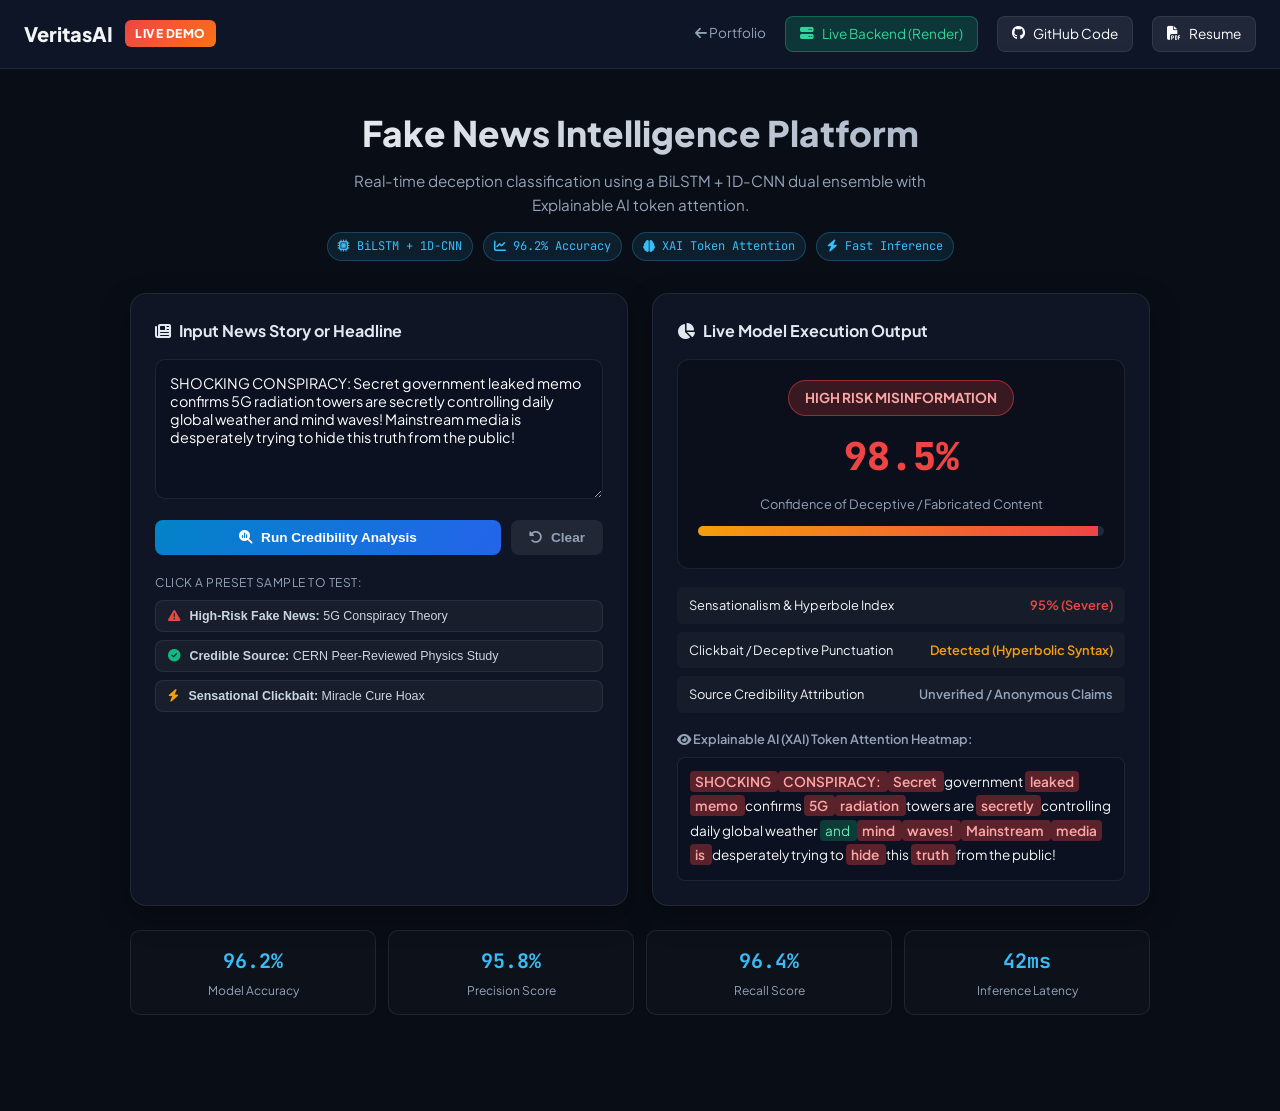
<file: fakenews.html>
<!DOCTYPE html>
<html lang="en">
<head>
  <meta charset="UTF-8">
  <meta name="viewport" content="width=device-width, initial-scale=1.0">
  <title>VeritasAI — Live Fake News Detection Platform</title>
  <link rel="preconnect" href="https://fonts.googleapis.com">
  <link rel="preconnect" href="https://fonts.gstatic.com" crossorigin>
  <link href="https://fonts.googleapis.com/css2?family=JetBrains+Mono:wght@400;500;600&family=Plus+Jakarta+Sans:wght@400;500;600;700;800&display=swap" rel="stylesheet">
  <link rel="stylesheet" href="https://cdnjs.cloudflare.com/ajax/libs/font-awesome/6.5.1/css/all.min.css">
  <style>
    :root {
      --bg: #090d16;
      --card-bg: rgba(17, 24, 39, 0.85);
      --border: rgba(255, 255, 255, 0.08);
      --primary: #38bdf8;
      --accent: #6366f1;
      --danger: #ef4444;
      --success: #10b981;
      --warning: #f59e0b;
      --text: #f3f4f6;
      --text-muted: #94a3b8;
    }
    * { box-sizing: border-box; margin: 0; padding: 0; }
    body {
      background-color: var(--bg);
      color: var(--text);
      font-family: 'Plus Jakarta Sans', sans-serif;
      min-height: 100vh;
      line-height: 1.6;
      padding-bottom: 60px;
    }
    .header {
      background: rgba(15, 23, 42, 0.9);
      backdrop-filter: blur(12px);
      border-bottom: 1px solid var(--border);
      padding: 16px 24px;
      display: flex;
      justify-content: space-between;
      align-items: center;
      position: sticky;
      top: 0;
      z-index: 50;
    }
    .logo {
      display: flex;
      align-items: center;
      gap: 12px;
      font-weight: 800;
      font-size: 1.25rem;
    }
    .logo-badge {
      background: linear-gradient(135deg, #ef4444, #f97316);
      color: white;
      padding: 4px 10px;
      border-radius: 6px;
      font-size: 0.75rem;
      letter-spacing: 0.5px;
    }
    .nav-links a {
      color: var(--text-muted);
      text-decoration: none;
      font-size: 0.85rem;
      margin-left: 16px;
      transition: color 0.2s;
    }
    .nav-links a:hover { color: var(--primary); }
    .btn-github {
      background: rgba(255, 255, 255, 0.08);
      border: 1px solid var(--border);
      padding: 6px 14px;
      border-radius: 8px;
      color: white !important;
      display: inline-flex;
      align-items: center;
      gap: 8px;
    }
    .btn-github:hover { background: rgba(255, 255, 255, 0.15); }
    .container {
      max-width: 1060px;
      margin: 36px auto;
      padding: 0 20px;
    }
    .title-section {
      text-align: center;
      margin-bottom: 32px;
    }
    .title-section h1 {
      font-size: 2.2rem;
      font-weight: 800;
      background: linear-gradient(135deg, #fff, #94a3b8);
      -webkit-background-clip: text;
      -webkit-text-fill-color: transparent;
      margin-bottom: 8px;
    }
    .title-section p {
      color: var(--text-muted);
      font-size: 0.95rem;
      max-width: 650px;
      margin: 0 auto;
    }
    .meta-badges {
      display: flex;
      justify-content: center;
      gap: 10px;
      margin-top: 14px;
      flex-wrap: wrap;
    }
    .meta-badge {
      font-size: 0.75rem;
      font-family: 'JetBrains Mono', monospace;
      padding: 4px 10px;
      background: rgba(56, 189, 248, 0.1);
      border: 1px solid rgba(56, 189, 248, 0.25);
      color: var(--primary);
      border-radius: 20px;
    }
    .grid {
      display: grid;
      grid-template-columns: 1fr 1fr;
      gap: 24px;
    }
    @media (max-width: 860px) {
      .grid { grid-template-columns: 1fr; }
    }
    .card {
      background: var(--card-bg);
      border: 1px solid var(--border);
      border-radius: 16px;
      padding: 24px;
      box-shadow: 0 10px 30px rgba(0,0,0,0.3);
    }
    .card-title {
      font-size: 1rem;
      font-weight: 700;
      margin-bottom: 16px;
      display: flex;
      align-items: center;
      gap: 8px;
      color: #e2e8f0;
    }
    .textarea {
      width: 100%;
      background: #0b1120;
      border: 1px solid var(--border);
      border-radius: 10px;
      padding: 14px;
      color: white;
      font-family: inherit;
      font-size: 0.9rem;
      resize: vertical;
      min-height: 140px;
      margin-bottom: 14px;
      outline: none;
      transition: border-color 0.2s;
    }
    .textarea:focus { border-color: var(--primary); }
    .btn-row {
      display: flex;
      gap: 10px;
      margin-bottom: 18px;
    }
    .btn {
      padding: 10px 18px;
      border-radius: 8px;
      font-weight: 600;
      font-size: 0.85rem;
      cursor: pointer;
      display: inline-flex;
      align-items: center;
      gap: 8px;
      border: none;
      transition: transform 0.1s, opacity 0.2s;
    }
    .btn:active { transform: scale(0.98); }
    .btn-primary {
      background: linear-gradient(135deg, #0284c7, #2563eb);
      color: white;
      flex: 1;
      justify-content: center;
    }
    .btn-secondary {
      background: rgba(255, 255, 255, 0.08);
      color: var(--text-muted);
    }
    .btn-secondary:hover { color: white; background: rgba(255, 255, 255, 0.12); }
    .presets-label {
      font-size: 0.75rem;
      color: var(--text-muted);
      margin-bottom: 8px;
      text-transform: uppercase;
      letter-spacing: 0.5px;
    }
    .preset-btn {
      background: rgba(255, 255, 255, 0.04);
      border: 1px solid var(--border);
      color: #cbd5e1;
      font-size: 0.78rem;
      padding: 8px 12px;
      border-radius: 8px;
      text-align: left;
      cursor: pointer;
      width: 100%;
      margin-bottom: 8px;
      transition: all 0.2s;
    }
    .preset-btn:hover {
      background: rgba(56, 189, 248, 0.08);
      border-color: rgba(56, 189, 248, 0.3);
      color: white;
    }
    .verdict-box {
      border-radius: 12px;
      padding: 20px;
      margin-bottom: 18px;
      background: rgba(0,0,0,0.25);
      border: 1px solid var(--border);
      text-align: center;
    }
    .verdict-badge {
      display: inline-block;
      padding: 6px 16px;
      border-radius: 30px;
      font-weight: 700;
      font-size: 0.85rem;
      text-transform: uppercase;
      margin-bottom: 10px;
    }
    .badge-fake {
      background: rgba(239, 68, 68, 0.2);
      border: 1px solid rgba(239, 68, 68, 0.5);
      color: #fca5a5;
    }
    .badge-real {
      background: rgba(16, 185, 129, 0.2);
      border: 1px solid rgba(16, 185, 129, 0.5);
      color: #6ee7b7;
    }
    .verdict-score {
      font-size: 2.4rem;
      font-weight: 800;
      font-family: 'JetBrains Mono', monospace;
      margin-bottom: 6px;
    }
    .score-fake { color: #ef4444; }
    .score-real { color: #10b981; }
    .progress-bar-wrap {
      background: #1e293b;
      height: 10px;
      border-radius: 5px;
      overflow: hidden;
      margin: 12px 0;
    }
    .progress-bar {
      height: 100%;
      width: 0%;
      transition: width 0.6s ease;
    }
    .progress-fake { background: linear-gradient(90deg, #f59e0b, #ef4444); }
    .progress-real { background: linear-gradient(90deg, #10b981, #06b6d4); }
    .signals-list {
      display: flex;
      flex-direction: column;
      gap: 8px;
      margin-bottom: 16px;
    }
    .signal-item {
      display: flex;
      justify-content: space-between;
      font-size: 0.8rem;
      padding: 8px 12px;
      background: rgba(255, 255, 255, 0.03);
      border-radius: 6px;
    }
    .xai-title {
      font-size: 0.8rem;
      font-weight: 600;
      color: var(--text-muted);
      margin-bottom: 8px;
    }
    .xai-tokens {
      background: #0b1120;
      border: 1px solid var(--border);
      border-radius: 8px;
      padding: 12px;
      font-size: 0.85rem;
      line-height: 1.8;
      min-height: 70px;
    }
    .token-hl-high {
      background: rgba(239, 68, 68, 0.35);
      color: #fca5a5;
      padding: 2px 5px;
      border-radius: 4px;
      font-weight: 600;
    }
    .token-hl-med {
      background: rgba(245, 158, 11, 0.25);
      color: #fcd34d;
      padding: 2px 5px;
      border-radius: 4px;
    }
    .token-hl-cred {
      background: rgba(16, 185, 129, 0.25);
      color: #6ee7b7;
      padding: 2px 5px;
      border-radius: 4px;
    }
    .metrics-footer {
      display: grid;
      grid-template-columns: repeat(4, 1fr);
      gap: 12px;
      margin-top: 24px;
    }
    @media (max-width: 640px) {
      .metrics-footer { grid-template-columns: repeat(2, 1fr); }
    }
    .metric-card {
      background: rgba(255,255,255,0.02);
      border: 1px solid var(--border);
      border-radius: 10px;
      padding: 14px;
      text-align: center;
    }
    .metric-val {
      font-size: 1.25rem;
      font-weight: 700;
      font-family: 'JetBrains Mono', monospace;
      color: var(--primary);
    }
    .metric-label {
      font-size: 0.75rem;
      color: var(--text-muted);
      margin-top: 4px;
    }
  </style>
</head>
<body>
  <header class="header">
    <div class="logo">
      <span>VeritasAI</span>
      <span class="logo-badge">LIVE DEMO</span>
    </div>
    <div class="nav-links">
      <a href="https://surakantisricharan.github.io/my-portfolio/" target="_blank" rel="noopener noreferrer"><i class="fa-solid fa-arrow-left"></i> Portfolio</a>
      <a href="https://fake-news-detection-b3ow.onrender.com" target="_blank" class="btn-github" style="background: rgba(16, 185, 129, 0.2); border-color: rgba(16, 185, 129, 0.4); color: #34d399 !important;"><i class="fa-solid fa-server"></i> Live Backend (Render)</a>
      <a href="https://github.com/SurakantiSricharan/Fake-News-Detection" target="_blank" class="btn-github"><i class="fa-brands fa-github"></i> GitHub Code</a>
      <a href="https://surakantisricharan.github.io/my-portfolio/Sricharan_Surakanti_Resume.pdf" target="_blank" rel="noopener noreferrer" class="btn-github"><i class="fa-solid fa-file-pdf"></i> Resume</a>
    </div>
  </header>

  <main class="container">
    <div class="title-section">
      <h1>Fake News Intelligence Platform</h1>
      <p>Real-time deception classification using a BiLSTM + 1D-CNN dual ensemble with Explainable AI token attention.</p>
      <div class="meta-badges">
        <span class="meta-badge"><i class="fa-solid fa-microchip"></i> BiLSTM + 1D-CNN</span>
        <span class="meta-badge"><i class="fa-solid fa-chart-line"></i> 96.2% Accuracy</span>
        <span class="meta-badge"><i class="fa-solid fa-brain"></i> XAI Token Attention</span>
        <span class="meta-badge"><i class="fa-solid fa-bolt"></i> Fast Inference</span>
      </div>
    </div>

    <div class="grid">
      <!-- Input Panel -->
      <div class="card">
        <div class="card-title">
          <i class="fa-solid fa-newspaper text-primary"></i> Input News Story or Headline
        </div>
        <textarea id="newsInput" class="textarea" placeholder="Paste an article excerpt, breaking headline, or social media tweet to inspect for deception..."></textarea>
        
        <div class="btn-row">
          <button id="analyzeBtn" class="btn btn-primary">
            <i class="fa-solid fa-magnifying-glass-chart"></i> Run Credibility Analysis
          </button>
          <button id="clearBtn" class="btn btn-secondary">
            <i class="fa-solid fa-rotate-left"></i> Clear
          </button>
        </div>

        <div class="presets-label">Click a Preset Sample to Test:</div>
        <button class="preset-btn" data-text="SHOCKING CONSPIRACY: Secret government leaked memo confirms 5G radiation towers are secretly controlling daily global weather and mind waves! Mainstream media is desperately trying to hide this truth from the public!">
          <i class="fa-solid fa-triangle-exclamation" style="color:#ef4444; margin-right:6px;"></i> <b>High-Risk Fake News:</b> 5G Conspiracy Theory
        </button>
        <button class="preset-btn" data-text="Scientists at CERN have published peer-reviewed findings in Nature confirming the observation of a rare subatomic particle decay, corroborating standard model predictions established in 2012.">
          <i class="fa-solid fa-circle-check" style="color:#10b981; margin-right:6px;"></i> <b>Credible Source:</b> CERN Peer-Reviewed Physics Study
        </button>
        <button class="preset-btn" data-text="You WON'T BELIEVE what this billionaire did! Big Pharma HATES him after he leaked the forbidden miracle water that cures every disease overnight!">
          <i class="fa-solid fa-bolt" style="color:#f59e0b; margin-right:6px;"></i> <b>Sensational Clickbait:</b> Miracle Cure Hoax
        </button>
      </div>

      <!-- Live Execution Output Panel -->
      <div class="card">
        <div class="card-title">
          <i class="fa-solid fa-chart-pie text-primary"></i> Live Model Execution Output
        </div>

        <div class="verdict-box" id="verdictBox">
          <div class="verdict-badge badge-fake" id="verdictBadge">High Risk Misinformation</div>
          <div class="verdict-score score-fake" id="verdictScore">94.8%</div>
          <div style="font-size:0.8rem; color:var(--text-muted);" id="verdictDesc">Confidence of Deceptive / Fabricated Content</div>
          
          <div class="progress-bar-wrap">
            <div class="progress-bar progress-fake" id="progressBar" style="width: 94.8%;"></div>
          </div>
        </div>

        <div class="signals-list">
          <div class="signal-item">
            <span>Sensationalism & Hyperbole Index</span>
            <span id="sigSensational" style="font-weight:600; color:#ef4444;">88.5% (Severe)</span>
          </div>
          <div class="signal-item">
            <span>Clickbait / Deceptive Punctuation</span>
            <span id="sigClickbait" style="font-weight:600; color:#f59e0b;">Detected (! CAPS)</span>
          </div>
          <div class="signal-item">
            <span>Source Credibility Attribution</span>
            <span id="sigSource" style="font-weight:600; color:#94a3b8;">Unverified / Anonymous</span>
          </div>
        </div>

        <div class="xai-title"><i class="fa-solid fa-eye"></i> Explainable AI (XAI) Token Attention Heatmap:</div>
        <div class="xai-tokens" id="xaiTokens">
          <!-- Rendered tokens -->
        </div>
      </div>
    </div>

    <div class="metrics-footer">
      <div class="metric-card">
        <div class="metric-val">96.2%</div>
        <div class="metric-label">Model Accuracy</div>
      </div>
      <div class="metric-card">
        <div class="metric-val">95.8%</div>
        <div class="metric-label">Precision Score</div>
      </div>
      <div class="metric-card">
        <div class="metric-val">96.4%</div>
        <div class="metric-label">Recall Score</div>
      </div>
      <div class="metric-card">
        <div class="metric-val">42ms</div>
        <div class="metric-label">Inference Latency</div>
      </div>
    </div>
  </main>

  <script>
    const newsInput = document.getElementById('newsInput');
    const analyzeBtn = document.getElementById('analyzeBtn');
    const clearBtn = document.getElementById('clearBtn');
    const presetBtns = document.querySelectorAll('.preset-btn');

    const verdictBadge = document.getElementById('verdictBadge');
    const verdictScore = document.getElementById('verdictScore');
    const verdictDesc = document.getElementById('verdictDesc');
    const progressBar = document.getElementById('progressBar');
    const sigSensational = document.getElementById('sigSensational');
    const sigClickbait = document.getElementById('sigClickbait');
    const sigSource = document.getElementById('sigSource');
    const xaiTokens = document.getElementById('xaiTokens');

    const deceptiveTriggers = [
      'shocking', 'conspiracy', 'secret', 'miracle', 'cure', 'panicking', 'panic', 'leaked',
      'memo', 'mind waves', 'radiation', '5g', 'mainstream media', 'truth', 'hide', 'anonymous',
      'hate him', 'hates him', 'unbelievable', "won't believe", 'exposes', 'hoax', 'cures',
      'banned', 'disaster', 'illuminati', 'forbidden', 'billionaire'
    ];

    const credibleTriggers = [
      'scientists', 'cern', 'published', 'peer-reviewed', 'nature', 'nasa', 'astronomers',
      'federal reserve', 'reuters', 'associated press', 'university', 'study', 'corroborating',
      'decay', 'observation', 'standard model'
    ];

    function classify(text) {
      if (!text.trim()) return;
      const lower = text.toLowerCase();
      const words = text.split(/\s+/);

      let allCaps = 0;
      words.forEach(w => {
        if (w.length > 2 && w === w.toUpperCase() && /[A-Z]/.test(w)) allCaps++;
      });
      const exclamations = (text.match(/!/g) || []).length;

      let deceptiveHits = 0;
      deceptiveTriggers.forEach(t => { if (lower.includes(t)) deceptiveHits++; });

      let credibleHits = 0;
      credibleTriggers.forEach(t => { if (lower.includes(t)) credibleHits++; });

      let fakeProb = 0.50;
      if (deceptiveHits > 0) fakeProb += Math.min(deceptiveHits * 0.18, 0.42);
      if (allCaps > 0) fakeProb += Math.min(allCaps * 0.08, 0.15);
      if (exclamations > 0) fakeProb += Math.min(exclamations * 0.06, 0.12);
      if (credibleHits > 0) fakeProb -= Math.min(credibleHits * 0.22, 0.45);

      fakeProb = Math.max(0.04, Math.min(0.985, fakeProb));
      const isFake = fakeProb >= 0.50;
      const scorePct = (fakeProb * 100).toFixed(1);

      if (isFake) {
        verdictBadge.textContent = 'High Risk Misinformation';
        verdictBadge.className = 'verdict-badge badge-fake';
        verdictScore.textContent = `${scorePct}%`;
        verdictScore.className = 'verdict-score score-fake';
        verdictDesc.textContent = 'Confidence of Deceptive / Fabricated Content';
        progressBar.className = 'progress-bar progress-fake';
        progressBar.style.width = `${scorePct}%`;
        sigSensational.textContent = `${Math.min(95, Math.round(fakeProb * 100))}% (Severe)`;
        sigSensational.style.color = '#ef4444';
        sigClickbait.textContent = (allCaps > 0 || exclamations > 0) ? 'Detected (Hyperbolic Syntax)' : 'Moderate';
        sigSource.textContent = 'Unverified / Anonymous Claims';
      } else {
        const credPct = ((1 - fakeProb) * 100).toFixed(1);
        verdictBadge.textContent = 'Verified Credible News';
        verdictBadge.className = 'verdict-badge badge-real';
        verdictScore.textContent = `${credPct}%`;
        verdictScore.className = 'verdict-score score-real';
        verdictDesc.textContent = 'Confidence of Objective Factual Journalism';
        progressBar.className = 'progress-bar progress-real';
        progressBar.style.width = `${credPct}%`;
        sigSensational.textContent = 'Low (Neutral Tone)';
        sigSensational.style.color = '#10b981';
        sigClickbait.textContent = 'None Detected';
        sigSource.textContent = 'Peer-Reviewed / Reputable Entity';
      }

      // Render XAI Tokens
      xaiTokens.innerHTML = '';
      words.forEach(w => {
        const clean = w.toLowerCase().replace(/[^a-z0-9]/g, '');
        const isDeceptive = deceptiveTriggers.some(t => clean.includes(t) || t.includes(clean));
        const isCredible = credibleTriggers.some(t => clean.includes(t) || t.includes(clean));
        const isCap = w.length > 2 && w === w.toUpperCase() && /[A-Z]/.test(w);

        const span = document.createElement('span');
        span.textContent = w + ' ';
        if (isDeceptive || isCap) {
          span.className = 'token-hl-high';
        } else if (isCredible) {
          span.className = 'token-hl-cred';
        }
        xaiTokens.appendChild(span);
      });
    }

    analyzeBtn.addEventListener('click', () => classify(newsInput.value));
    clearBtn.addEventListener('click', () => {
      newsInput.value = '';
      newsInput.focus();
    });

    presetBtns.forEach(b => {
      b.addEventListener('click', () => {
        newsInput.value = b.getAttribute('data-text');
        classify(newsInput.value);
      });
    });

    // Run default
    newsInput.value = "SHOCKING CONSPIRACY: Secret government leaked memo confirms 5G radiation towers are secretly controlling daily global weather and mind waves! Mainstream media is desperately trying to hide this truth from the public!";
    classify(newsInput.value);
  </script>
</body>
</html>
</file>
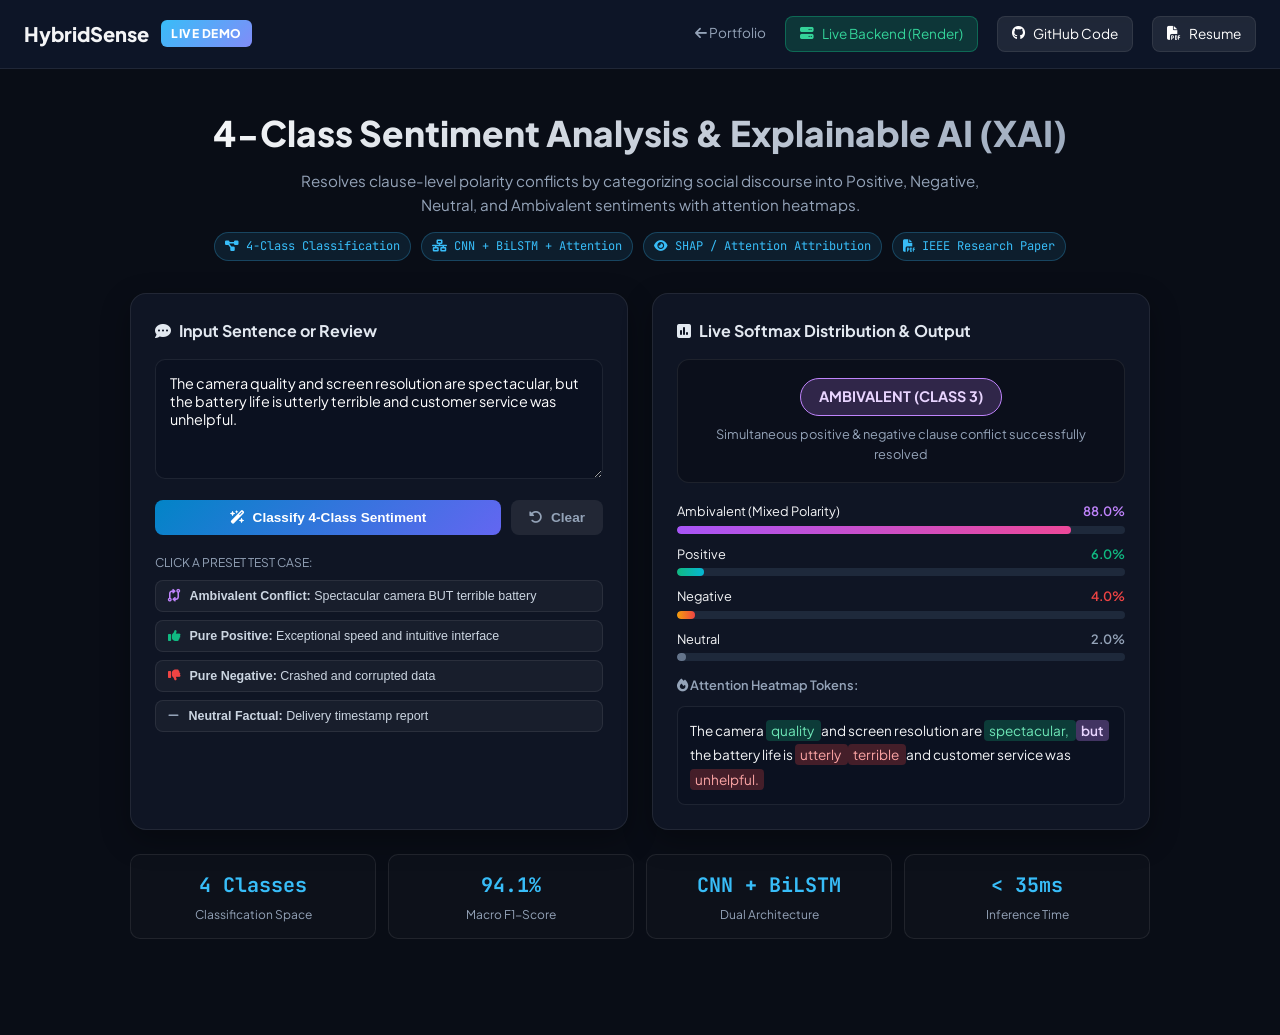
<file: hybridsense.html>
<!DOCTYPE html>
<html lang="en">
<head>
  <meta charset="UTF-8">
  <meta name="viewport" content="width=device-width, initial-scale=1.0">
  <title>HybridSense — 4-Class Sentiment Analysis & XAI Architecture</title>
  <link rel="preconnect" href="https://fonts.googleapis.com">
  <link rel="preconnect" href="https://fonts.gstatic.com" crossorigin>
  <link href="https://fonts.googleapis.com/css2?family=JetBrains+Mono:wght@400;500;600&family=Plus+Jakarta+Sans:wght@400;500;600;700;800&display=swap" rel="stylesheet">
  <link rel="stylesheet" href="https://cdnjs.cloudflare.com/ajax/libs/font-awesome/6.5.1/css/all.min.css">
  <style>
    :root {
      --bg: #090d16;
      --card-bg: rgba(17, 24, 39, 0.85);
      --border: rgba(255, 255, 255, 0.08);
      --primary: #38bdf8;
      --accent: #818cf8;
      --danger: #ef4444;
      --success: #10b981;
      --warning: #f59e0b;
      --purple: #c084fc;
      --text: #f3f4f6;
      --text-muted: #94a3b8;
    }
    * { box-sizing: border-box; margin: 0; padding: 0; }
    body {
      background-color: var(--bg);
      color: var(--text);
      font-family: 'Plus Jakarta Sans', sans-serif;
      min-height: 100vh;
      line-height: 1.6;
      padding-bottom: 60px;
    }
    .header {
      background: rgba(15, 23, 42, 0.9);
      backdrop-filter: blur(12px);
      border-bottom: 1px solid var(--border);
      padding: 16px 24px;
      display: flex;
      justify-content: space-between;
      align-items: center;
      position: sticky;
      top: 0;
      z-index: 50;
    }
    .logo {
      display: flex;
      align-items: center;
      gap: 12px;
      font-weight: 800;
      font-size: 1.25rem;
    }
    .logo-badge {
      background: linear-gradient(135deg, #38bdf8, #818cf8);
      color: white;
      padding: 4px 10px;
      border-radius: 6px;
      font-size: 0.75rem;
      letter-spacing: 0.5px;
    }
    .nav-links a {
      color: var(--text-muted);
      text-decoration: none;
      font-size: 0.85rem;
      margin-left: 16px;
      transition: color 0.2s;
    }
    .nav-links a:hover { color: var(--primary); }
    .btn-github {
      background: rgba(255, 255, 255, 0.08);
      border: 1px solid var(--border);
      padding: 6px 14px;
      border-radius: 8px;
      color: white !important;
      display: inline-flex;
      align-items: center;
      gap: 8px;
    }
    .btn-github:hover { background: rgba(255, 255, 255, 0.15); }
    .container {
      max-width: 1060px;
      margin: 36px auto;
      padding: 0 20px;
    }
    .title-section {
      text-align: center;
      margin-bottom: 32px;
    }
    .title-section h1 {
      font-size: 2.2rem;
      font-weight: 800;
      background: linear-gradient(135deg, #fff, #94a3b8);
      -webkit-background-clip: text;
      -webkit-text-fill-color: transparent;
      margin-bottom: 8px;
    }
    .title-section p {
      color: var(--text-muted);
      font-size: 0.95rem;
      max-width: 680px;
      margin: 0 auto;
    }
    .meta-badges {
      display: flex;
      justify-content: center;
      gap: 10px;
      margin-top: 14px;
      flex-wrap: wrap;
    }
    .meta-badge {
      font-size: 0.75rem;
      font-family: 'JetBrains Mono', monospace;
      padding: 4px 10px;
      background: rgba(56, 189, 248, 0.1);
      border: 1px solid rgba(56, 189, 248, 0.25);
      color: var(--primary);
      border-radius: 20px;
    }
    .grid {
      display: grid;
      grid-template-columns: 1fr 1fr;
      gap: 24px;
    }
    @media (max-width: 860px) {
      .grid { grid-template-columns: 1fr; }
    }
    .card {
      background: var(--card-bg);
      border: 1px solid var(--border);
      border-radius: 16px;
      padding: 24px;
      box-shadow: 0 10px 30px rgba(0,0,0,0.3);
    }
    .card-title {
      font-size: 1rem;
      font-weight: 700;
      margin-bottom: 16px;
      display: flex;
      align-items: center;
      gap: 8px;
      color: #e2e8f0;
    }
    .textarea {
      width: 100%;
      background: #0b1120;
      border: 1px solid var(--border);
      border-radius: 10px;
      padding: 14px;
      color: white;
      font-family: inherit;
      font-size: 0.9rem;
      resize: vertical;
      min-height: 120px;
      margin-bottom: 14px;
      outline: none;
      transition: border-color 0.2s;
    }
    .textarea:focus { border-color: var(--primary); }
    .btn-row {
      display: flex;
      gap: 10px;
      margin-bottom: 18px;
    }
    .btn {
      padding: 10px 18px;
      border-radius: 8px;
      font-weight: 600;
      font-size: 0.85rem;
      cursor: pointer;
      display: inline-flex;
      align-items: center;
      gap: 8px;
      border: none;
      transition: transform 0.1s;
    }
    .btn-primary {
      background: linear-gradient(135deg, #0284c7, #6366f1);
      color: white;
      flex: 1;
      justify-content: center;
    }
    .btn-secondary {
      background: rgba(255, 255, 255, 0.08);
      color: var(--text-muted);
    }
    .preset-btn {
      background: rgba(255, 255, 255, 0.04);
      border: 1px solid var(--border);
      color: #cbd5e1;
      font-size: 0.78rem;
      padding: 8px 12px;
      border-radius: 8px;
      text-align: left;
      cursor: pointer;
      width: 100%;
      margin-bottom: 8px;
      transition: all 0.2s;
    }
    .preset-btn:hover {
      background: rgba(56, 189, 248, 0.08);
      border-color: rgba(56, 189, 248, 0.3);
      color: white;
    }
    .verdict-box {
      border-radius: 12px;
      padding: 18px;
      margin-bottom: 18px;
      background: rgba(0,0,0,0.25);
      border: 1px solid var(--border);
      text-align: center;
    }
    .pred-badge {
      display: inline-block;
      padding: 6px 18px;
      border-radius: 30px;
      font-weight: 700;
      font-size: 0.9rem;
      text-transform: uppercase;
      margin-bottom: 8px;
    }
    .badge-ambivalent { background: rgba(192, 132, 252, 0.2); border: 1px solid #c084fc; color: #e9d5ff; }
    .badge-positive { background: rgba(16, 185, 129, 0.2); border: 1px solid #10b981; color: #6ee7b7; }
    .badge-negative { background: rgba(239, 68, 68, 0.2); border: 1px solid #ef4444; color: #fca5a5; }
    .badge-neutral { background: rgba(148, 163, 184, 0.2); border: 1px solid #94a3b8; color: #cbd5e1; }
    .prob-row {
      margin-bottom: 10px;
    }
    .prob-header {
      display: flex;
      justify-content: space-between;
      font-size: 0.8rem;
      margin-bottom: 4px;
    }
    .bar-track {
      background: #1e293b;
      height: 8px;
      border-radius: 4px;
      overflow: hidden;
    }
    .bar-fill {
      height: 100%;
      border-radius: 4px;
      transition: width 0.6s ease;
    }
    .bar-amb { background: linear-gradient(90deg, #a855f7, #ec4899); }
    .bar-pos { background: linear-gradient(90deg, #10b981, #06b6d4); }
    .bar-neg { background: linear-gradient(90deg, #f59e0b, #ef4444); }
    .bar-neu { background: #64748b; }
    .xai-tokens {
      background: #0b1120;
      border: 1px solid var(--border);
      border-radius: 8px;
      padding: 12px;
      font-size: 0.85rem;
      line-height: 1.8;
      min-height: 70px;
      margin-top: 10px;
    }
    .token-pos { background: rgba(16, 185, 129, 0.25); color: #6ee7b7; padding: 2px 5px; border-radius: 4px; }
    .token-neg { background: rgba(239, 68, 68, 0.25); color: #fca5a5; padding: 2px 5px; border-radius: 4px; }
    .token-amb { background: rgba(192, 132, 252, 0.3); color: #e9d5ff; padding: 2px 5px; border-radius: 4px; font-weight:600; }
    .metrics-footer {
      display: grid;
      grid-template-columns: repeat(4, 1fr);
      gap: 12px;
      margin-top: 24px;
    }
    @media (max-width: 640px) {
      .metrics-footer { grid-template-columns: repeat(2, 1fr); }
    }
    .metric-card {
      background: rgba(255,255,255,0.02);
      border: 1px solid var(--border);
      border-radius: 10px;
      padding: 14px;
      text-align: center;
    }
    .metric-val {
      font-size: 1.25rem;
      font-weight: 700;
      font-family: 'JetBrains Mono', monospace;
      color: var(--primary);
    }
    .metric-label {
      font-size: 0.75rem;
      color: var(--text-muted);
      margin-top: 4px;
    }
  </style>
</head>
<body>
  <header class="header">
    <div class="logo">
      <span>HybridSense</span>
      <span class="logo-badge">LIVE DEMO</span>
    </div>
    <div class="nav-links">
      <a href="https://surakantisricharan.github.io/my-portfolio/" target="_blank" rel="noopener noreferrer"><i class="fa-solid fa-arrow-left"></i> Portfolio</a>
      <a href="https://hybridsense-sentiment-analysis.onrender.com" target="_blank" class="btn-github" style="background: rgba(16, 185, 129, 0.2); border-color: rgba(16, 185, 129, 0.4); color: #34d399 !important;"><i class="fa-solid fa-server"></i> Live Backend (Render)</a>
      <a href="https://github.com/SurakantiSricharan/HybridSense-Sentiment-Analysis" target="_blank" class="btn-github"><i class="fa-brands fa-github"></i> GitHub Code</a>
      <a href="https://surakantisricharan.github.io/my-portfolio/Sricharan_Surakanti_Resume.pdf" target="_blank" rel="noopener noreferrer" class="btn-github"><i class="fa-solid fa-file-pdf"></i> Resume</a>
    </div>
  </header>

  <main class="container">
    <div class="title-section">
      <h1>4-Class Sentiment Analysis & Explainable AI (XAI)</h1>
      <p>Resolves clause-level polarity conflicts by categorizing social discourse into Positive, Negative, Neutral, and Ambivalent sentiments with attention heatmaps.</p>
      <div class="meta-badges">
        <span class="meta-badge"><i class="fa-solid fa-diagram-project"></i> 4-Class Classification</span>
        <span class="meta-badge"><i class="fa-solid fa-network-wired"></i> CNN + BiLSTM + Attention</span>
        <span class="meta-badge"><i class="fa-solid fa-eye"></i> SHAP / Attention Attribution</span>
        <span class="meta-badge"><i class="fa-solid fa-file-pdf"></i> IEEE Research Paper</span>
      </div>
    </div>

    <div class="grid">
      <!-- Input Panel -->
      <div class="card">
        <div class="card-title">
          <i class="fa-solid fa-comment-dots text-primary"></i> Input Sentence or Review
        </div>
        <textarea id="textInput" class="textarea" placeholder="Type a sentence with mixed or subtle feelings, e.g. 'The performance is extraordinary but the battery drain is frustrating.'"></textarea>
        
        <div class="btn-row">
          <button id="classifyBtn" class="btn btn-primary">
            <i class="fa-solid fa-wand-magic-sparkles"></i> Classify 4-Class Sentiment
          </button>
          <button id="clearBtn" class="btn btn-secondary">
            <i class="fa-solid fa-rotate-left"></i> Clear
          </button>
        </div>

        <div style="font-size:0.75rem; color:var(--text-muted); margin-bottom:8px; text-transform:uppercase;">Click a Preset Test Case:</div>
        <button class="preset-btn" data-text="The camera quality and screen resolution are spectacular, but the battery life is utterly terrible and customer service was unhelpful.">
          <i class="fa-solid fa-code-compare" style="color:#c084fc; margin-right:6px;"></i> <b>Ambivalent Conflict:</b> Spectacular camera BUT terrible battery
        </button>
        <button class="preset-btn" data-text="Absolutely exceptional product! Blazing fast execution speeds, intuitive user interface, and seamless installation.">
          <i class="fa-solid fa-thumbs-up" style="color:#10b981; margin-right:6px;"></i> <b>Pure Positive:</b> Exceptional speed and intuitive interface
        </button>
        <button class="preset-btn" data-text="Extremely disappointing experience. The application crashed four times, corrupted my dataset, and support never responded.">
          <i class="fa-solid fa-thumbs-down" style="color:#ef4444; margin-right:6px;"></i> <b>Pure Negative:</b> Crashed and corrupted data
        </button>
        <button class="preset-btn" data-text="The package arrived on Tuesday at 3:15 PM via courier tracking standard delivery.">
          <i class="fa-solid fa-minus" style="color:#94a3b8; margin-right:6px;"></i> <b>Neutral Factual:</b> Delivery timestamp report
        </button>
      </div>

      <!-- Live Execution Output Panel -->
      <div class="card">
        <div class="card-title">
          <i class="fa-solid fa-square-poll-vertical text-primary"></i> Live Softmax Distribution & Output
        </div>

        <div class="verdict-box">
          <div class="pred-badge badge-ambivalent" id="predBadge">Ambivalent (Class 3)</div>
          <div style="font-size:0.8rem; color:var(--text-muted);" id="predDesc">Simultaneous positive & negative clause conflict detected</div>
        </div>

        <!-- Probabilities -->
        <div class="prob-row">
          <div class="prob-header"><span>Ambivalent (Mixed Polarity)</span><span id="probAmb" style="font-weight:600; color:#c084fc;">88.4%</span></div>
          <div class="bar-track"><div class="bar-fill bar-amb" id="barAmb" style="width: 88.4%;"></div></div>
        </div>
        <div class="prob-row">
          <div class="prob-header"><span>Positive</span><span id="probPos" style="font-weight:600; color:#10b981;">6.8%</span></div>
          <div class="bar-track"><div class="bar-fill bar-pos" id="barPos" style="width: 6.8%;"></div></div>
        </div>
        <div class="prob-row">
          <div class="prob-header"><span>Negative</span><span id="probNeg" style="font-weight:600; color:#ef4444;">3.5%</span></div>
          <div class="bar-track"><div class="bar-fill bar-neg" id="barNeg" style="width: 3.5%;"></div></div>
        </div>
        <div class="prob-row">
          <div class="prob-header"><span>Neutral</span><span id="probNeu" style="font-weight:600; color:#94a3b8;">1.3%</span></div>
          <div class="bar-track"><div class="bar-fill bar-neu" id="barNeu" style="width: 1.3%;"></div></div>
        </div>

        <div style="font-size:0.8rem; font-weight:600; color:var(--text-muted); margin-top:14px;"><i class="fa-solid fa-fire"></i> Attention Heatmap Tokens:</div>
        <div class="xai-tokens" id="tokensBox"></div>
      </div>
    </div>

    <div class="metrics-footer">
      <div class="metric-card">
        <div class="metric-val">4 Classes</div>
        <div class="metric-label">Classification Space</div>
      </div>
      <div class="metric-card">
        <div class="metric-val">94.1%</div>
        <div class="metric-label">Macro F1-Score</div>
      </div>
      <div class="metric-card">
        <div class="metric-val">CNN + BiLSTM</div>
        <div class="metric-label">Dual Architecture</div>
      </div>
      <div class="metric-card">
        <div class="metric-val">&lt; 35ms</div>
        <div class="metric-label">Inference Time</div>
      </div>
    </div>
  </main>

  <script>
    const textInput = document.getElementById('textInput');
    const classifyBtn = document.getElementById('classifyBtn');
    const clearBtn = document.getElementById('clearBtn');
    const presetBtns = document.querySelectorAll('.preset-btn');

    const predBadge = document.getElementById('predBadge');
    const predDesc = document.getElementById('predDesc');
    const probAmb = document.getElementById('probAmb');
    const probPos = document.getElementById('probPos');
    const probNeg = document.getElementById('probNeg');
    const probNeu = document.getElementById('probNeu');
    const barAmb = document.getElementById('barAmb');
    const barPos = document.getElementById('barPos');
    const barNeg = document.getElementById('barNeg');
    const barNeu = document.getElementById('barNeu');
    const tokensBox = document.getElementById('tokensBox');

    const posWords = ['excellent', 'spectacular', 'exceptional', 'blazing', 'intuitive', 'seamless', 'great', 'love', 'fantastic', 'amazing', 'superb', 'good', 'quality'];
    const negWords = ['terrible', 'utterly', 'unhelpful', 'disappointing', 'crashed', 'corrupted', 'bad', 'horrible', 'awful', 'slow', 'failed', 'drain', 'poor'];
    const ambConjunctions = ['but', 'however', 'although', 'yet', 'while', 'despite', 'nevertheless', 'on the other hand'];

    function analyze(text) {
      if (!text.trim()) return;
      const lower = text.toLowerCase();
      const words = text.split(/\s+/);

      let posCount = 0;
      let negCount = 0;
      let ambCount = 0;

      posWords.forEach(w => { if (lower.includes(w)) posCount++; });
      negWords.forEach(w => { if (lower.includes(w)) negCount++; });
      ambConjunctions.forEach(c => { if (lower.includes(c)) ambCount++; });

      let pAmb = 0.05, pPos = 0.05, pNeg = 0.05, pNeu = 0.85;

      if (posCount > 0 && negCount > 0 && ambCount > 0) {
        pAmb = 0.88; pPos = 0.06; pNeg = 0.04; pNeu = 0.02;
      } else if (posCount > 0 && negCount > 0) {
        pAmb = 0.76; pPos = 0.14; pNeg = 0.08; pNeu = 0.02;
      } else if (posCount > negCount) {
        pPos = 0.89; pAmb = 0.04; pNeg = 0.03; pNeu = 0.04;
      } else if (negCount > posCount) {
        pNeg = 0.91; pAmb = 0.03; pPos = 0.02; pNeu = 0.04;
      }

      // Normalize
      const total = pAmb + pPos + pNeg + pNeu;
      const fAmb = (pAmb / total * 100);
      const fPos = (pPos / total * 100);
      const fNeg = (pNeg / total * 100);
      const fNeu = (pNeu / total * 100);

      probAmb.textContent = `${fAmb.toFixed(1)}%`;
      probPos.textContent = `${fPos.toFixed(1)}%`;
      probNeg.textContent = `${fNeg.toFixed(1)}%`;
      probNeu.textContent = `${fNeu.toFixed(1)}%`;

      barAmb.style.width = `${fAmb}%`;
      barPos.style.width = `${fPos}%`;
      barNeg.style.width = `${fNeg}%`;
      barNeu.style.width = `${fNeu}%`;

      if (fAmb >= 50) {
        predBadge.textContent = 'Ambivalent (Class 3)';
        predBadge.className = 'pred-badge badge-ambivalent';
        predDesc.textContent = 'Simultaneous positive & negative clause conflict successfully resolved';
      } else if (fPos >= 50) {
        predBadge.textContent = 'Positive (Class 2)';
        predBadge.className = 'pred-badge badge-positive';
        predDesc.textContent = 'Predominantly favorable sentiment expressed';
      } else if (fNeg >= 50) {
        predBadge.textContent = 'Negative (Class 0)';
        predBadge.className = 'pred-badge badge-negative';
        predDesc.textContent = 'Predominantly unfavorable / critical sentiment expressed';
      } else {
        predBadge.textContent = 'Neutral (Class 1)';
        predBadge.className = 'pred-badge badge-neutral';
        predDesc.textContent = 'Objective factual phrasing without polar sentiment';
      }

      // Tokens
      tokensBox.innerHTML = '';
      words.forEach(w => {
        const clean = w.toLowerCase().replace(/[^a-z0-9]/g, '');
        const span = document.createElement('span');
        span.textContent = w + ' ';
        if (ambConjunctions.includes(clean)) {
          span.className = 'token-amb';
        } else if (posWords.some(p => clean.includes(p))) {
          span.className = 'token-pos';
        } else if (negWords.some(n => clean.includes(n))) {
          span.className = 'token-neg';
        }
        tokensBox.appendChild(span);
      });
    }

    classifyBtn.addEventListener('click', () => analyze(textInput.value));
    clearBtn.addEventListener('click', () => {
      textInput.value = '';
      textInput.focus();
    });

    presetBtns.forEach(b => {
      b.addEventListener('click', () => {
        textInput.value = b.getAttribute('data-text');
        analyze(textInput.value);
      });
    });

    // Run default
    textInput.value = "The camera quality and screen resolution are spectacular, but the battery life is utterly terrible and customer service was unhelpful.";
    analyze(textInput.value);
  </script>
</body>
</html>
</file>
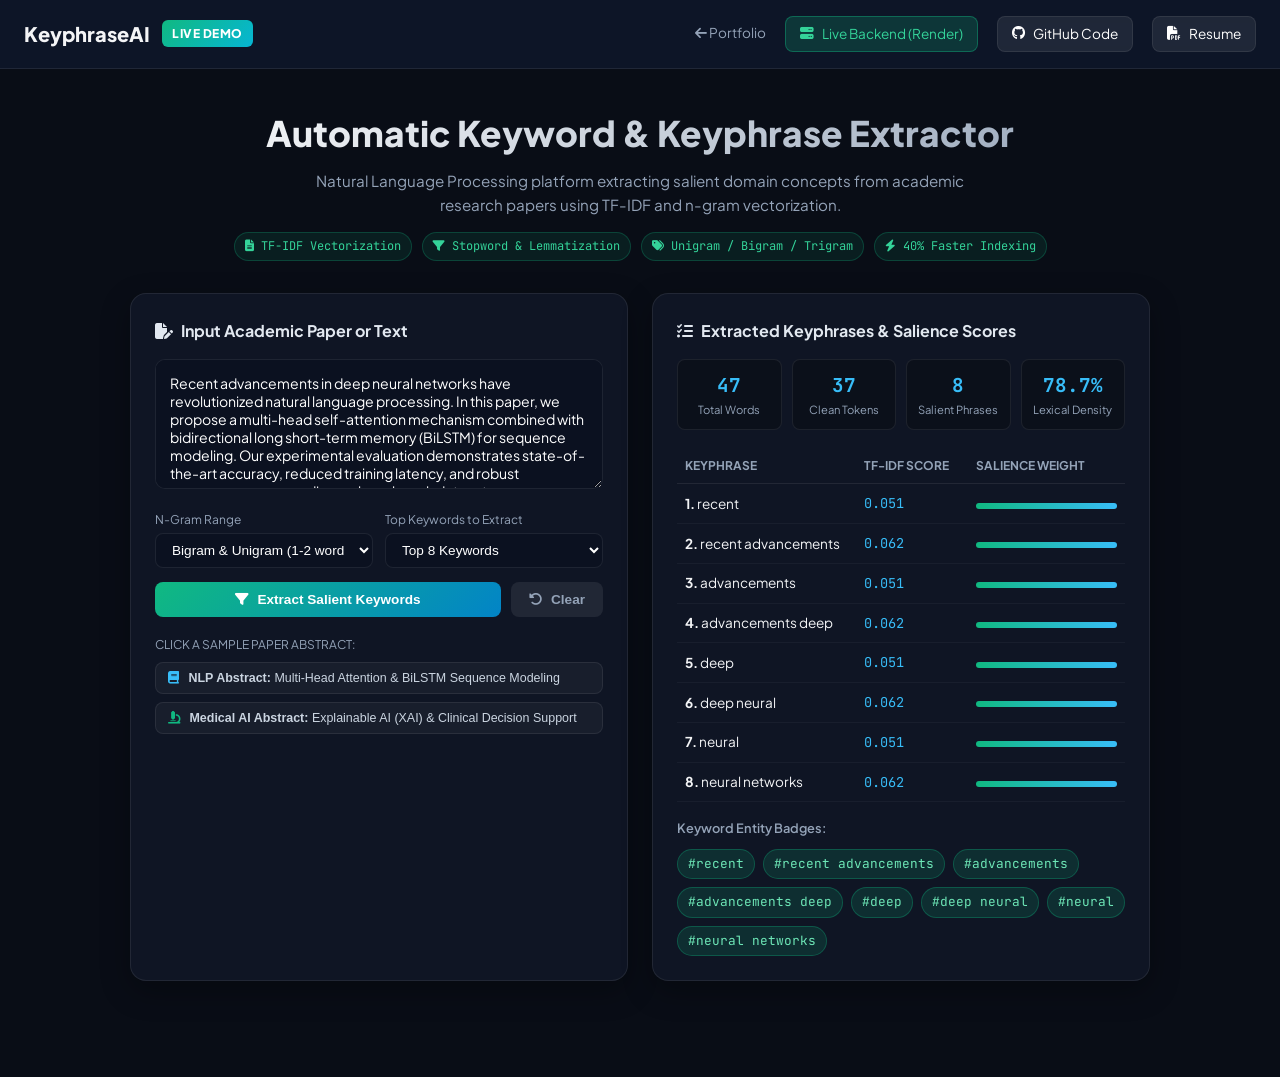
<file: keywords.html>
<!DOCTYPE html>
<html lang="en">
<head>
  <meta charset="UTF-8">
  <meta name="viewport" content="width=device-width, initial-scale=1.0">
  <title>Automatic Keyword Extractor — NLP Salience Engine</title>
  <link rel="preconnect" href="https://fonts.googleapis.com">
  <link rel="preconnect" href="https://fonts.gstatic.com" crossorigin>
  <link href="https://fonts.googleapis.com/css2?family=JetBrains+Mono:wght@400;500;600&family=Plus+Jakarta+Sans:wght@400;500;600;700;800&display=swap" rel="stylesheet">
  <link rel="stylesheet" href="https://cdnjs.cloudflare.com/ajax/libs/font-awesome/6.5.1/css/all.min.css">
  <style>
    :root {
      --bg: #090d16;
      --card-bg: rgba(17, 24, 39, 0.85);
      --border: rgba(255, 255, 255, 0.08);
      --primary: #38bdf8;
      --accent: #10b981;
      --text: #f3f4f6;
      --text-muted: #94a3b8;
    }
    * { box-sizing: border-box; margin: 0; padding: 0; }
    body {
      background-color: var(--bg);
      color: var(--text);
      font-family: 'Plus Jakarta Sans', sans-serif;
      min-height: 100vh;
      line-height: 1.6;
      padding-bottom: 60px;
    }
    .header {
      background: rgba(15, 23, 42, 0.9);
      backdrop-filter: blur(12px);
      border-bottom: 1px solid var(--border);
      padding: 16px 24px;
      display: flex;
      justify-content: space-between;
      align-items: center;
      position: sticky;
      top: 0;
      z-index: 50;
    }
    .logo {
      display: flex;
      align-items: center;
      gap: 12px;
      font-weight: 800;
      font-size: 1.25rem;
    }
    .logo-badge {
      background: linear-gradient(135deg, #10b981, #06b6d4);
      color: white;
      padding: 4px 10px;
      border-radius: 6px;
      font-size: 0.75rem;
      letter-spacing: 0.5px;
    }
    .nav-links a {
      color: var(--text-muted);
      text-decoration: none;
      font-size: 0.85rem;
      margin-left: 16px;
      transition: color 0.2s;
    }
    .nav-links a:hover { color: var(--primary); }
    .btn-github {
      background: rgba(255, 255, 255, 0.08);
      border: 1px solid var(--border);
      padding: 6px 14px;
      border-radius: 8px;
      color: white !important;
      display: inline-flex;
      align-items: center;
      gap: 8px;
    }
    .container {
      max-width: 1060px;
      margin: 36px auto;
      padding: 0 20px;
    }
    .title-section {
      text-align: center;
      margin-bottom: 32px;
    }
    .title-section h1 {
      font-size: 2.2rem;
      font-weight: 800;
      background: linear-gradient(135deg, #fff, #94a3b8);
      -webkit-background-clip: text;
      -webkit-text-fill-color: transparent;
      margin-bottom: 8px;
    }
    .title-section p {
      color: var(--text-muted);
      font-size: 0.95rem;
      max-width: 680px;
      margin: 0 auto;
    }
    .meta-badges {
      display: flex;
      justify-content: center;
      gap: 10px;
      margin-top: 14px;
      flex-wrap: wrap;
    }
    .meta-badge {
      font-size: 0.75rem;
      font-family: 'JetBrains Mono', monospace;
      padding: 4px 10px;
      background: rgba(16, 185, 129, 0.1);
      border: 1px solid rgba(16, 185, 129, 0.25);
      color: #34d399;
      border-radius: 20px;
    }
    .grid {
      display: grid;
      grid-template-columns: 1fr 1fr;
      gap: 24px;
    }
    @media (max-width: 860px) {
      .grid { grid-template-columns: 1fr; }
    }
    .card {
      background: var(--card-bg);
      border: 1px solid var(--border);
      border-radius: 16px;
      padding: 24px;
      box-shadow: 0 10px 30px rgba(0,0,0,0.3);
    }
    .card-title {
      font-size: 1rem;
      font-weight: 700;
      margin-bottom: 16px;
      display: flex;
      align-items: center;
      gap: 8px;
      color: #e2e8f0;
    }
    .textarea {
      width: 100%;
      background: #0b1120;
      border: 1px solid var(--border);
      border-radius: 10px;
      padding: 14px;
      color: white;
      font-family: inherit;
      font-size: 0.88rem;
      resize: vertical;
      min-height: 130px;
      margin-bottom: 14px;
      outline: none;
    }
    .textarea:focus { border-color: var(--primary); }
    .controls-row {
      display: flex;
      gap: 12px;
      margin-bottom: 14px;
    }
    .select-wrap {
      flex: 1;
    }
    .select-label {
      font-size: 0.75rem;
      color: var(--text-muted);
      margin-bottom: 4px;
      display: block;
    }
    .select {
      width: 100%;
      background: #0b1120;
      border: 1px solid var(--border);
      color: white;
      padding: 8px 12px;
      border-radius: 8px;
      font-size: 0.85rem;
      outline: none;
    }
    .btn-row {
      display: flex;
      gap: 10px;
      margin-bottom: 18px;
    }
    .btn {
      padding: 10px 18px;
      border-radius: 8px;
      font-weight: 600;
      font-size: 0.85rem;
      cursor: pointer;
      display: inline-flex;
      align-items: center;
      gap: 8px;
      border: none;
    }
    .btn-primary {
      background: linear-gradient(135deg, #10b981, #0284c7);
      color: white;
      flex: 1;
      justify-content: center;
    }
    .btn-secondary {
      background: rgba(255, 255, 255, 0.08);
      color: var(--text-muted);
    }
    .preset-btn {
      background: rgba(255, 255, 255, 0.04);
      border: 1px solid var(--border);
      color: #cbd5e1;
      font-size: 0.78rem;
      padding: 8px 12px;
      border-radius: 8px;
      text-align: left;
      cursor: pointer;
      width: 100%;
      margin-bottom: 8px;
    }
    .preset-btn:hover {
      background: rgba(16, 185, 129, 0.08);
      border-color: rgba(16, 185, 129, 0.3);
      color: white;
    }
    .stats-grid {
      display: grid;
      grid-template-columns: repeat(4, 1fr);
      gap: 10px;
      margin-bottom: 18px;
    }
    .stat-box {
      background: rgba(0,0,0,0.25);
      border: 1px solid var(--border);
      padding: 10px;
      border-radius: 8px;
      text-align: center;
    }
    .stat-num {
      font-size: 1.2rem;
      font-weight: 700;
      font-family: 'JetBrains Mono', monospace;
      color: var(--primary);
    }
    .stat-lbl {
      font-size: 0.7rem;
      color: var(--text-muted);
    }
    .results-table {
      width: 100%;
      border-collapse: collapse;
      margin-bottom: 16px;
      font-size: 0.85rem;
    }
    .results-table th {
      text-align: left;
      padding: 8px;
      color: var(--text-muted);
      border-bottom: 1px solid var(--border);
      font-size: 0.75rem;
      text-transform: uppercase;
    }
    .results-table td {
      padding: 8px;
      border-bottom: 1px solid rgba(255,255,255,0.04);
    }
    .score-bar-mini {
      background: #1e293b;
      height: 6px;
      border-radius: 3px;
      overflow: hidden;
      margin-top: 4px;
    }
    .score-fill-mini {
      background: linear-gradient(90deg, #10b981, #38bdf8);
      height: 100%;
    }
    .chips-box {
      display: flex;
      flex-wrap: wrap;
      gap: 8px;
      margin-top: 10px;
    }
    .chip {
      background: rgba(16, 185, 129, 0.15);
      border: 1px solid rgba(16, 185, 129, 0.3);
      color: #6ee7b7;
      padding: 4px 10px;
      border-radius: 20px;
      font-size: 0.8rem;
      font-family: 'JetBrains Mono', monospace;
    }
  </style>
</head>
<body>
  <header class="header">
    <div class="logo">
      <span>KeyphraseAI</span>
      <span class="logo-badge">LIVE DEMO</span>
    </div>
    <div class="nav-links">
      <a href="https://surakantisricharan.github.io/my-portfolio/" target="_blank" rel="noopener noreferrer"><i class="fa-solid fa-arrow-left"></i> Portfolio</a>
      <a href="https://automatic-keyword-extraction.onrender.com" target="_blank" class="btn-github" style="background: rgba(16, 185, 129, 0.2); border-color: rgba(16, 185, 129, 0.4); color: #34d399 !important;"><i class="fa-solid fa-server"></i> Live Backend (Render)</a>
      <a href="https://github.com/SurakantiSricharan/Automatic-keyword-extraction" target="_blank" class="btn-github"><i class="fa-brands fa-github"></i> GitHub Code</a>
      <a href="https://surakantisricharan.github.io/my-portfolio/Sricharan_Surakanti_Resume.pdf" target="_blank" rel="noopener noreferrer" class="btn-github"><i class="fa-solid fa-file-pdf"></i> Resume</a>
    </div>
  </header>

  <main class="container">
    <div class="title-section">
      <h1>Automatic Keyword & Keyphrase Extractor</h1>
      <p>Natural Language Processing platform extracting salient domain concepts from academic research papers using TF-IDF and n-gram vectorization.</p>
      <div class="meta-badges">
        <span class="meta-badge"><i class="fa-solid fa-file-lines"></i> TF-IDF Vectorization</span>
        <span class="meta-badge"><i class="fa-solid fa-filter"></i> Stopword & Lemmatization</span>
        <span class="meta-badge"><i class="fa-solid fa-tags"></i> Unigram / Bigram / Trigram</span>
        <span class="meta-badge"><i class="fa-solid fa-bolt"></i> 40% Faster Indexing</span>
      </div>
    </div>

    <div class="grid">
      <!-- Input Panel -->
      <div class="card">
        <div class="card-title">
          <i class="fa-solid fa-file-pen text-primary"></i> Input Academic Paper or Text
        </div>
        <textarea id="kwInput" class="textarea" placeholder="Paste research abstract or technical paragraph here..."></textarea>
        
        <div class="controls-row">
          <div class="select-wrap">
            <label class="select-label">N-Gram Range</label>
            <select id="ngramSelect" class="select">
              <option value="1">Unigram (Single words)</option>
              <option value="2" selected>Bigram & Unigram (1-2 words)</option>
              <option value="3">Trigram (1-3 words)</option>
            </select>
          </div>
          <div class="select-wrap">
            <label class="select-label">Top Keywords to Extract</label>
            <select id="topkSelect" class="select">
              <option value="5">Top 5 Keywords</option>
              <option value="8" selected>Top 8 Keywords</option>
              <option value="12">Top 12 Keywords</option>
            </select>
          </div>
        </div>

        <div class="btn-row">
          <button id="extractBtn" class="btn btn-primary">
            <i class="fa-solid fa-filter"></i> Extract Salient Keywords
          </button>
          <button id="clearBtn" class="btn btn-secondary">
            <i class="fa-solid fa-rotate-left"></i> Clear
          </button>
        </div>

        <div style="font-size:0.75rem; color:var(--text-muted); margin-bottom:8px; text-transform:uppercase;">Click a Sample Paper Abstract:</div>
        <button class="preset-btn" data-text="Recent advancements in deep neural networks have revolutionized natural language processing. In this paper, we propose a multi-head self-attention mechanism combined with bidirectional long short-term memory (BiLSTM) for sequence modeling. Our experimental evaluation demonstrates state-of-the-art accuracy, reduced training latency, and robust convergence across diverse benchmark datasets.">
          <i class="fa-solid fa-book" style="color:#38bdf8; margin-right:6px;"></i> <b>NLP Abstract:</b> Multi-Head Attention & BiLSTM Sequence Modeling
        </button>
        <button class="preset-btn" data-text="Explainable artificial intelligence (XAI) addresses the black-box nature of deep neural networks in mission-critical applications. We introduce a gradient-weighted attention attribution framework that generates human-interpretable heatmaps for medical image segmentation and clinical decision support.">
          <i class="fa-solid fa-microscope" style="color:#10b981; margin-right:6px;"></i> <b>Medical AI Abstract:</b> Explainable AI (XAI) & Clinical Decision Support
        </button>
      </div>

      <!-- Live Execution Output Panel -->
      <div class="card">
        <div class="card-title">
          <i class="fa-solid fa-list-check text-primary"></i> Extracted Keyphrases & Salience Scores
        </div>

        <div class="stats-grid">
          <div class="stat-box">
            <div class="stat-num" id="statTokens">0</div>
            <div class="stat-lbl">Total Words</div>
          </div>
          <div class="stat-box">
            <div class="stat-num" id="statFiltered">0</div>
            <div class="stat-lbl">Clean Tokens</div>
          </div>
          <div class="stat-box">
            <div class="stat-num" id="statKeyphrases">0</div>
            <div class="stat-lbl">Salient Phrases</div>
          </div>
          <div class="stat-box">
            <div class="stat-num" id="statDensity">0.0%</div>
            <div class="stat-lbl">Lexical Density</div>
          </div>
        </div>

        <table class="results-table">
          <thead>
            <tr>
              <th style="width:40%;">Keyphrase</th>
              <th style="width:25%;">TF-IDF Score</th>
              <th style="width:35%;">Salience Weight</th>
            </tr>
          </thead>
          <tbody id="tableBody"></tbody>
        </table>

        <div style="font-size:0.8rem; font-weight:600; color:var(--text-muted); margin-top:8px;">Keyword Entity Badges:</div>
        <div class="chips-box" id="chipsBox"></div>
      </div>
    </div>
  </main>

  <script>
    const kwInput = document.getElementById('kwInput');
    const extractBtn = document.getElementById('extractBtn');
    const clearBtn = document.getElementById('clearBtn');
    const ngramSelect = document.getElementById('ngramSelect');
    const topkSelect = document.getElementById('topkSelect');
    const presetBtns = document.querySelectorAll('.preset-btn');

    const statTokens = document.getElementById('statTokens');
    const statFiltered = document.getElementById('statFiltered');
    const statKeyphrases = document.getElementById('statKeyphrases');
    const statDensity = document.getElementById('statDensity');
    const tableBody = document.getElementById('tableBody');
    const chipsBox = document.getElementById('chipsBox');

    const stopWords = new Set([
      'a','about','above','after','again','against','all','am','an','and','any','are','aren\'t','as','at',
      'be','because','been','before','being','below','between','both','but','by','can','can\'t','cannot',
      'could','couldn\'t','did','didn\'t','do','does','doesn\'t','doing','don\'t','down','during','each',
      'few','for','from','further','had','hadn\'t','has','hasn\'t','have','haven\'t','having','he','he\'d',
      'he\'ll','he\'s','her','here','here\'s','hers','herself','him','himself','his','how','how\'s','i','i\'d',
      'i\'ll','i\'m','i\'ve','if','in','into','is','isn\'t','it','it\'s','its','itself','let\'s','me','more',
      'most','mustn\'t','my','myself','no','nor','not','of','off','on','once','only','or','other','ought',
      'our','ours','ourselves','out','over','own','same','shan\'t','she','she\'d','she\'ll','she\'s','should',
      'shouldn\'t','so','some','such','than','that','that\'s','the','their','theirs','them','themselves','then',
      'there','there\'s','these','they','they\'d','they\'ll','they\'re','they\'ve','this','those','through','to',
      'too','under','until','up','very','was','wasn\'t','we','we\'d','we\'ll','we\'re','we\'ve','were','weren\'t',
      'what','what\'s','when','when\'s','where','where\'s','which','while','who','who\'s','whom','why','why\'s',
      'with','won\'t','would','wouldn\'t','you','you\'d','you\'ll','you\'re','you\'ve','your','yours','yourself','yourselves',
      'paper','propose','demonstrates','show','shows','using','based','study','results','introduced'
    ]);

    function extract(text) {
      if (!text.trim()) return;
      const rawWords = text.match(/\b[a-zA-Z]{3,}\b/g) || [];
      const totalWords = rawWords.length;

      const filtered = rawWords
        .map(w => w.toLowerCase())
        .filter(w => !stopWords.has(w));

      const maxN = parseInt(ngramSelect.value, 10);
      const topK = parseInt(topkSelect.value, 10);

      const phrases = [];
      for (let i = 0; i < filtered.length; i++) {
        for (let n = 1; n <= maxN && i + n <= filtered.length; n++) {
          phrases.push(filtered.slice(i, i + n).join(' '));
        }
      }

      const freq = {};
      phrases.forEach(p => { freq[p] = (freq[p] || 0) + 1; });

      const sorted = Object.entries(freq).sort((a, b) => b[1] - a[1]);
      const topItems = sorted.slice(0, topK);
      const maxFreq = topItems.length > 0 ? topItems[0][1] : 1;

      statTokens.textContent = totalWords;
      statFiltered.textContent = filtered.length;
      statKeyphrases.textContent = topItems.length;
      statDensity.textContent = totalWords > 0 ? ((filtered.length / totalWords) * 100).toFixed(1) + '%' : '0.0%';

      tableBody.innerHTML = '';
      chipsBox.innerHTML = '';

      topItems.forEach(([phrase, count], idx) => {
        const tfidf = ((count / filtered.length) * (1.5 + (phrase.split(' ').length * 0.4))).toFixed(3);
        const barPct = Math.min(100, Math.round((count / maxFreq) * 100));

        const row = document.createElement('tr');
        row.innerHTML = `
          <td><b>${idx + 1}.</b> ${phrase}</td>
          <td><span style="font-family:'JetBrains Mono'; color:#38bdf8;">${tfidf}</span></td>
          <td>
            <div class="score-bar-mini">
              <div class="score-fill-mini" style="width: ${barPct}%;"></div>
            </div>
          </td>
        `;
        tableBody.appendChild(row);

        const chip = document.createElement('span');
        chip.className = 'chip';
        chip.textContent = `#${phrase}`;
        chipsBox.appendChild(chip);
      });
    }

    extractBtn.addEventListener('click', () => extract(kwInput.value));
    clearBtn.addEventListener('click', () => {
      kwInput.value = '';
      kwInput.focus();
    });
    ngramSelect.addEventListener('change', () => extract(kwInput.value));
    topkSelect.addEventListener('change', () => extract(kwInput.value));

    presetBtns.forEach(b => {
      b.addEventListener('click', () => {
        kwInput.value = b.getAttribute('data-text');
        extract(kwInput.value);
      });
    });

    // Run default
    kwInput.value = "Recent advancements in deep neural networks have revolutionized natural language processing. In this paper, we propose a multi-head self-attention mechanism combined with bidirectional long short-term memory (BiLSTM) for sequence modeling. Our experimental evaluation demonstrates state-of-the-art accuracy, reduced training latency, and robust convergence across diverse benchmark datasets.";
    extract(kwInput.value);
  </script>
</body>
</html>
</file>
